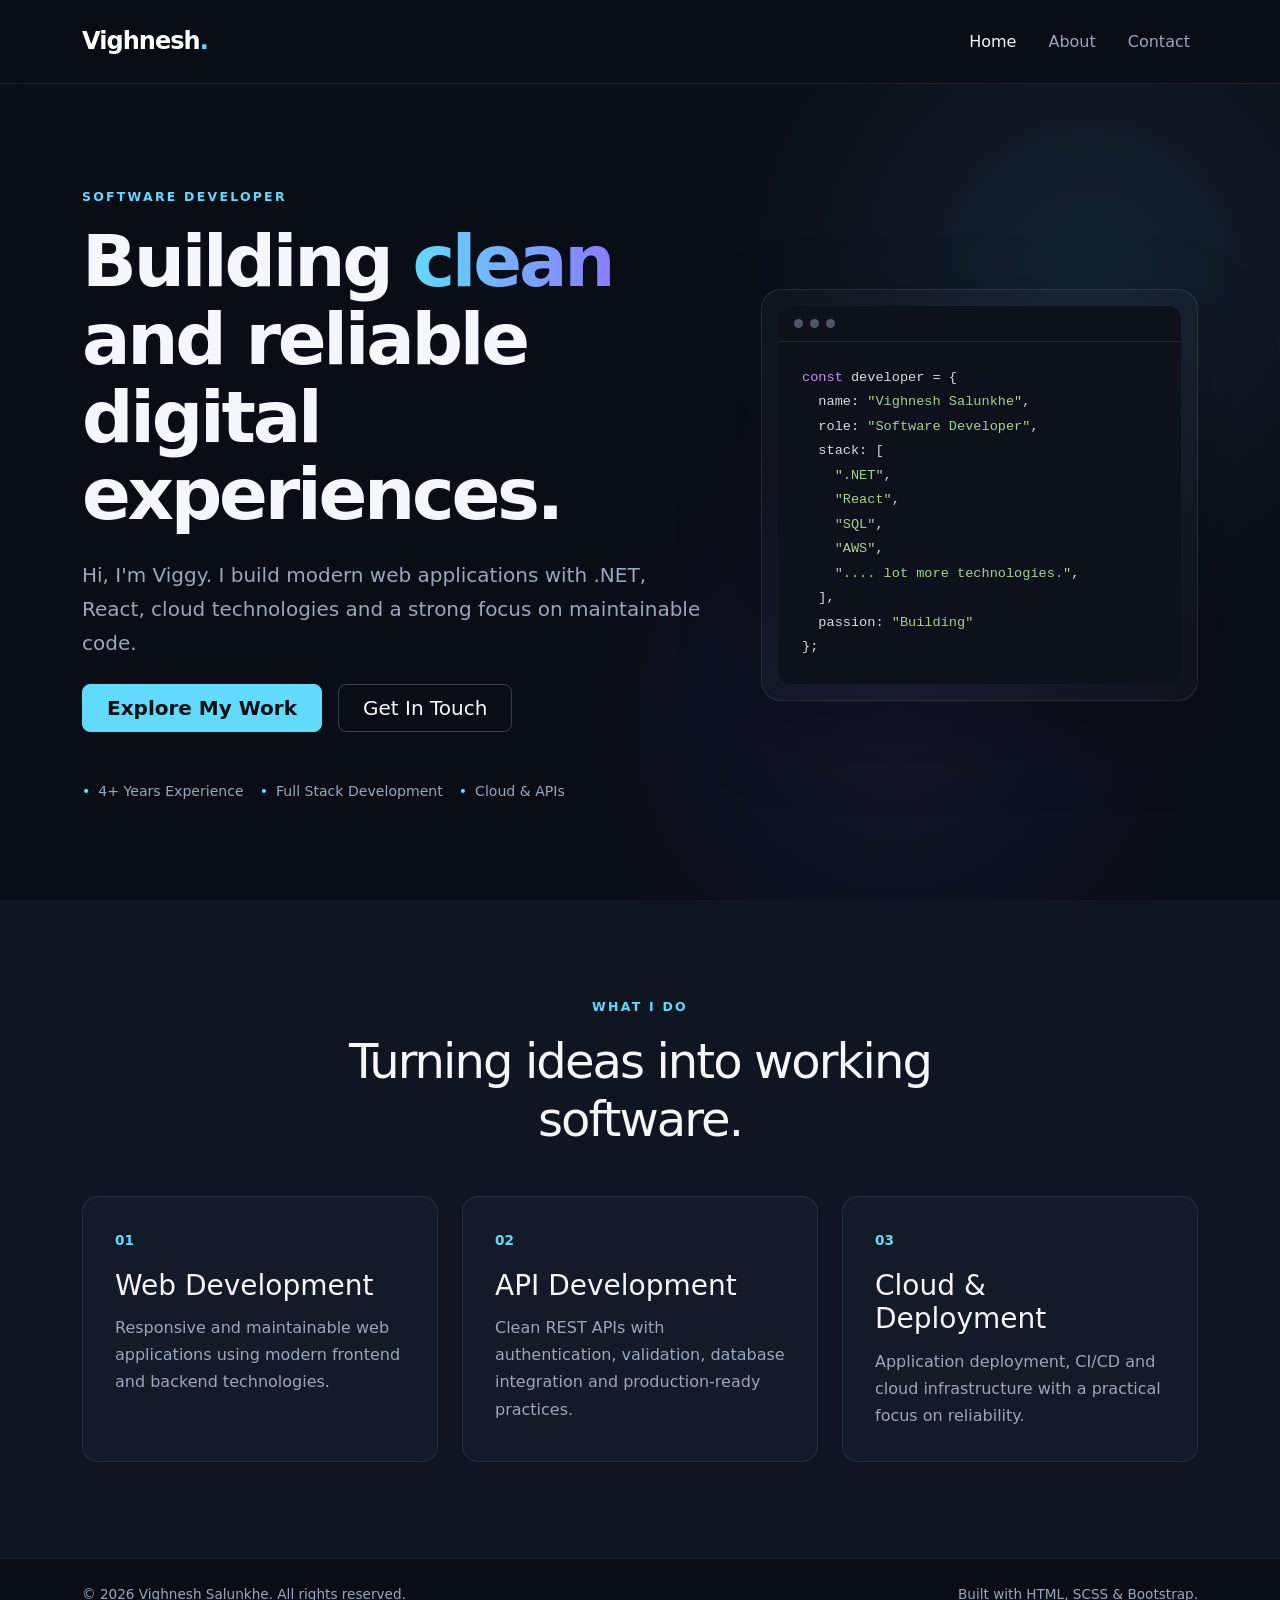
<file: index.html>
<!DOCTYPE html>
<html lang="en">
<head>
  <meta charset="UTF-8">
  <meta name="viewport" content="width=device-width, initial-scale=1.0">
  <meta name="description" content="Vighnesh Salunkhe - Software Developer Portfolio">
  <title>Vighnesh Salunkhe | Software Developer</title>
  <link href="https://cdn.jsdelivr.net/npm/bootstrap@5.3.3/dist/css/bootstrap.min.css" rel="stylesheet">
  <link rel="stylesheet" href="css/style.css">
</head>
<body>
<nav class="navbar navbar-expand-lg navbar-dark fixed-top">
  <div class="container">
    <a class="navbar-brand fw-bold" href="index.html">Vighnesh<span>.</span></a>
    <button class="navbar-toggler" type="button" data-bs-toggle="collapse" data-bs-target="#mainNav">
      <span class="navbar-toggler-icon"></span>
    </button>
    <div class="collapse navbar-collapse" id="mainNav">
      <ul class="navbar-nav ms-auto align-items-lg-center gap-lg-3">
        <li class="nav-item"><a class="nav-link active" href="index.html">Home</a></li>
        <li class="nav-item"><a class="nav-link" href="about.html">About</a></li>
        <li class="nav-item"><a class="nav-link" href="contact.html">Contact</a></li>
      </ul>
    </div>
  </div>
</nav>

<main>
<section class="hero min-vh-100 d-flex align-items-center">
  <div class="container">
    <div class="row align-items-center g-5">
      <div class="col-lg-7">
        <p class="eyebrow mb-3">SOFTWARE DEVELOPER</p>
        <h1 class="display-2 fw-bold mb-4">Building <span>clean</span> and reliable digital experiences.</h1>
        <p class="lead text-secondary mb-4">
          Hi, I'm Viggy. I build modern web applications with .NET, React,
          cloud technologies and a strong focus on maintainable code.
        </p>
        <div class="d-flex flex-wrap gap-3">
          <a href="about.html" class="btn btn-primary btn-lg px-4">Explore My Work</a>
          <a href="contact.html" class="btn btn-outline-light btn-lg px-4">Get In Touch</a>
        </div>
        <div class="hero-meta mt-5">
          <span>4+ Years Experience</span>
          <span>Full Stack Development</span>
          <span>Cloud & APIs</span>
        </div>
      </div>
      <div class="col-lg-5">
        <div class="hero-card">
          <div class="code-window">
            <div class="window-bar"><i></i><i></i><i></i></div>
            <pre><code><span class="code-purple">const</span> developer = {
  name: <span class="code-green">"Vighnesh Salunkhe"</span>,
  role: <span class="code-green">"Software Developer"</span>,
  stack: [
    <span class="code-green">".NET"</span>,
    <span class="code-green">"React"</span>,
    <span class="code-green">"SQL"</span>,
    <span class="code-green">"AWS"</span>,
    <span class="code-green">".... lot more technologies."</span>,
  ],
  passion: <span class="code-green">"Building"</span>
};</code></pre>
          </div>
        </div>
      </div>
    </div>
  </div>
</section>

<section class="section-padding bg-dark-soft">
  <div class="container">
    <div class="section-heading text-center mx-auto">
      <p class="eyebrow">WHAT I DO</p>
      <h2>Turning ideas into working software.</h2>
    </div>
    <div class="row g-4 mt-4">
      <div class="col-md-4">
        <div class="feature-card h-100">
          <div class="feature-icon">01</div>
          <h3>Web Development</h3>
          <p>Responsive and maintainable web applications using modern frontend and backend technologies.</p>
        </div>
      </div>
      <div class="col-md-4">
        <div class="feature-card h-100">
          <div class="feature-icon">02</div>
          <h3>API Development</h3>
          <p>Clean REST APIs with authentication, validation, database integration and production-ready practices.</p>
        </div>
      </div>
      <div class="col-md-4">
        <div class="feature-card h-100">
          <div class="feature-icon">03</div>
          <h3>Cloud & Deployment</h3>
          <p>Application deployment, CI/CD and cloud infrastructure with a practical focus on reliability.</p>
        </div>
      </div>
    </div>
  </div>
</section>
</main>

<footer class="site-footer">
  <div class="container d-flex flex-column flex-md-row justify-content-between gap-2">
    <span>© 2026 Vighnesh Salunkhe. All rights reserved.</span>
    <span>Built with HTML, SCSS & Bootstrap.</span>
  </div>
</footer>

<script src="https://cdn.jsdelivr.net/npm/bootstrap@5.3.3/dist/js/bootstrap.bundle.min.js"></script>
</body>
</html>
</file>
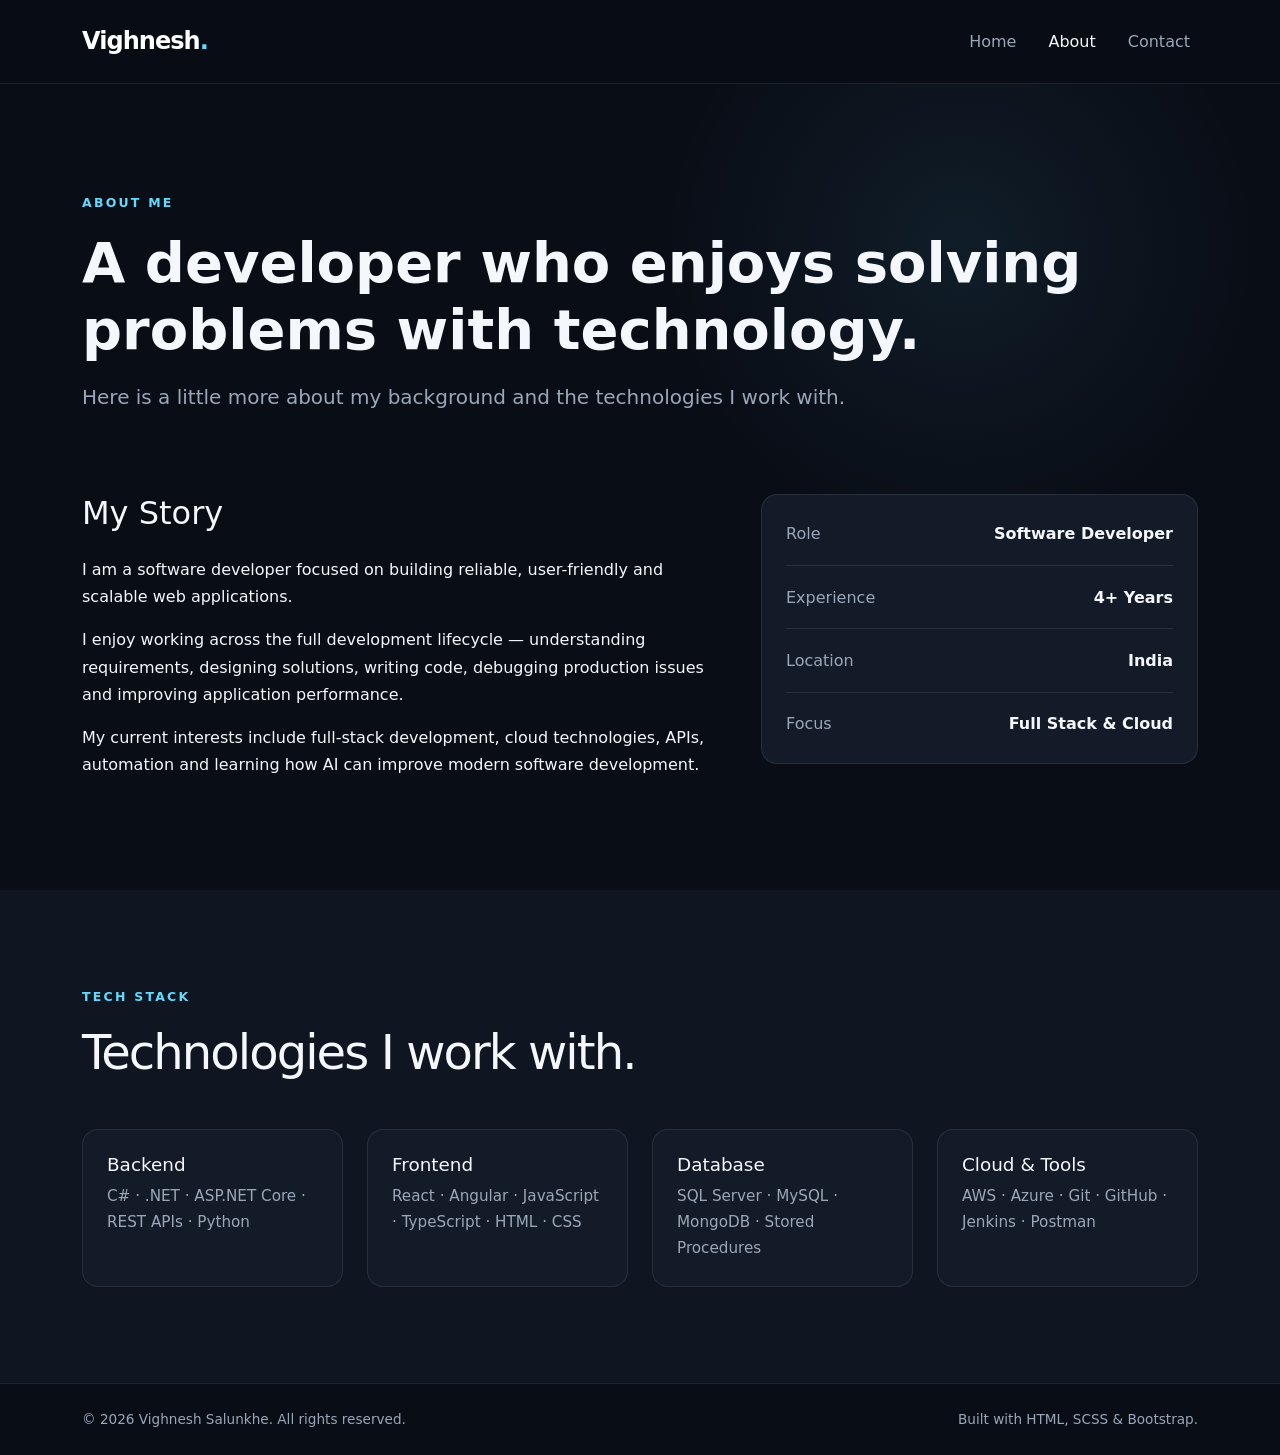
<file: about.html>
<!DOCTYPE html>
<html lang="en">
<head>
  <meta charset="UTF-8">
  <meta name="viewport" content="width=device-width, initial-scale=1.0">
  <meta name="description" content="About Vighnesh Salunkhe - Software Developer">
  <title>About | Vighnesh Salunkhe</title>
  <link href="https://cdn.jsdelivr.net/npm/bootstrap@5.3.3/dist/css/bootstrap.min.css" rel="stylesheet">
  <link rel="stylesheet" href="css/style.css">
</head>
<body>
<nav class="navbar navbar-expand-lg navbar-dark fixed-top">
  <div class="container">
    <a class="navbar-brand fw-bold" href="index.html">Vighnesh<span>.</span></a>
    <button class="navbar-toggler" type="button" data-bs-toggle="collapse" data-bs-target="#mainNav">
      <span class="navbar-toggler-icon"></span>
    </button>
    <div class="collapse navbar-collapse" id="mainNav">
      <ul class="navbar-nav ms-auto align-items-lg-center gap-lg-3">
        <li class="nav-item"><a class="nav-link" href="index.html">Home</a></li>
        <li class="nav-item"><a class="nav-link active" href="about.html">About</a></li>
        <li class="nav-item"><a class="nav-link" href="contact.html">Contact</a></li>
      </ul>
    </div>
  </div>
</nav>

<main class="page-main">
<section class="page-hero">
  <div class="container">
    <p class="eyebrow">ABOUT ME</p>
    <h1 class="display-4 fw-bold">A developer who enjoys solving problems with technology.</h1>
    <p class="lead text-secondary mt-3">Here is a little more about my background and the technologies I work with.</p>
  </div>
</section>

<section class="section-padding pt-0">
  <div class="container">
    <div class="row g-5">
      <div class="col-lg-7">
        <h2 class="mb-4">My Story</h2>
        <p>I am a software developer focused on building reliable, user-friendly and scalable web applications.</p>
        <p>I enjoy working across the full development lifecycle — understanding requirements, designing solutions, writing code, debugging production issues and improving application performance.</p>
        <p>My current interests include full-stack development, cloud technologies, APIs, automation and learning how AI can improve modern software development.</p>
      </div>
      <div class="col-lg-5">
        <div class="info-card">
          <div class="info-row"><span>Role</span><strong>Software Developer</strong></div>
          <div class="info-row"><span>Experience</span><strong>4+ Years</strong></div>
          <div class="info-row"><span>Location</span><strong>India</strong></div>
          <div class="info-row"><span>Focus</span><strong>Full Stack & Cloud</strong></div>
        </div>
      </div>
    </div>
  </div>
</section>

<section class="section-padding bg-dark-soft">
  <div class="container">
    <div class="section-heading mb-5">
      <p class="eyebrow">TECH STACK</p>
      <h2>Technologies I work with.</h2>
    </div>
    <div class="row g-4">
      <div class="col-md-6 col-lg-3"><div class="stack-card"><h3>Backend</h3><p>C# · .NET · ASP.NET Core · REST APIs · Python</p></div></div>
      <div class="col-md-6 col-lg-3"><div class="stack-card"><h3>Frontend</h3><p>React · Angular · JavaScript · TypeScript · HTML · CSS</p></div></div>
      <div class="col-md-6 col-lg-3"><div class="stack-card"><h3>Database</h3><p>SQL Server · MySQL · MongoDB · Stored Procedures</p></div></div>
      <div class="col-md-6 col-lg-3"><div class="stack-card"><h3>Cloud & Tools</h3><p>AWS · Azure · Git · GitHub · Jenkins · Postman</p></div></div>
    </div>
  </div>
</section>
</main>

<footer class="site-footer">
  <div class="container d-flex flex-column flex-md-row justify-content-between gap-2">
    <span>© 2026 Vighnesh Salunkhe. All rights reserved.</span>
    <span>Built with HTML, SCSS & Bootstrap.</span>
  </div>
</footer>
<script src="https://cdn.jsdelivr.net/npm/bootstrap@5.3.3/dist/js/bootstrap.bundle.min.js"></script>
</body>
</html>
</file>
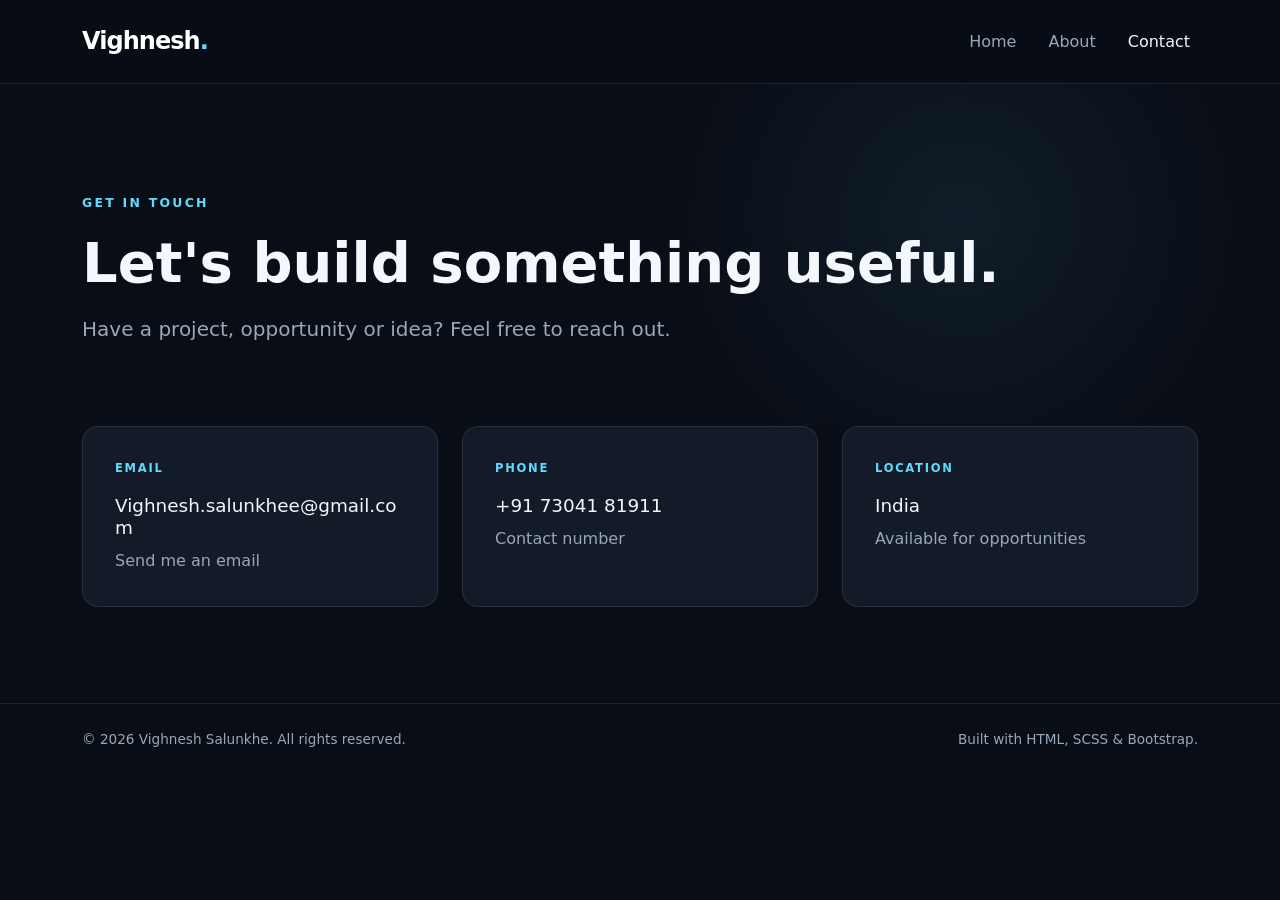
<file: contact.html>
<!DOCTYPE html>
<html lang="en">
<head>
  <meta charset="UTF-8">
  <meta name="viewport" content="width=device-width, initial-scale=1.0">
  <meta name="description" content="Contact Vighnesh Salunkhe">
  <title>Contact | Vighnesh Salunkhe</title>
  <link href="https://cdn.jsdelivr.net/npm/bootstrap@5.3.3/dist/css/bootstrap.min.css" rel="stylesheet">
  <link rel="stylesheet" href="css/style.css">
</head>
<body>
<nav class="navbar navbar-expand-lg navbar-dark fixed-top">
  <div class="container">
    <a class="navbar-brand fw-bold" href="index.html">Vighnesh<span>.</span></a>
    <button class="navbar-toggler" type="button" data-bs-toggle="collapse" data-bs-target="#mainNav">
      <span class="navbar-toggler-icon"></span>
    </button>
    <div class="collapse navbar-collapse" id="mainNav">
      <ul class="navbar-nav ms-auto align-items-lg-center gap-lg-3">
        <li class="nav-item"><a class="nav-link" href="index.html">Home</a></li>
        <li class="nav-item"><a class="nav-link" href="about.html">About</a></li>
        <li class="nav-item"><a class="nav-link active" href="contact.html">Contact</a></li>
      </ul>
    </div>
  </div>
</nav>

<main class="page-main">
<section class="page-hero">
  <div class="container">
    <p class="eyebrow">GET IN TOUCH</p>
    <h1 class="display-4 fw-bold">Let's build something useful.</h1>
    <p class="lead text-secondary mt-3">Have a project, opportunity or idea? Feel free to reach out.</p>
  </div>
</section>

<section class="section-padding pt-0">
  <div class="container">
    <div class="row g-4 justify-content-center">
      <div class="col-md-6 col-lg-4">
        <a class="contact-card d-block h-100" href="mailto:hello@example.com">
          <span class="contact-label">EMAIL</span>
          <h3>Vighnesh.salunkhee@gmail.com</h3>
          <p>Send me an email</p>
        </a>
      </div>
      <div class="col-md-6 col-lg-4">
        <div class="contact-card h-100">
          <span class="contact-label">PHONE</span>
          <h3>+91 73041 81911</h3>
          <p>Contact number</p>
        </div>
      </div>
      <div class="col-md-6 col-lg-4">
        <div class="contact-card h-100">
          <span class="contact-label">LOCATION</span>
          <h3>India</h3>
          <p>Available for opportunities</p>
        </div>
      </div>
    </div>

    <!-- <div class="contact-note text-center mt-5">
      <p class="mb-0">For now, the contact details above are placeholders and can be replaced with your real information.</p>
    </div> -->
  </div>
</section>
</main>

<footer class="site-footer">
  <div class="container d-flex flex-column flex-md-row justify-content-between gap-2">
    <span>© 2026 Vighnesh Salunkhe. All rights reserved.</span>
    <span>Built with HTML, SCSS & Bootstrap.</span>
  </div>
</footer>
<script src="https://cdn.jsdelivr.net/npm/bootstrap@5.3.3/dist/js/bootstrap.bundle.min.js"></script>
</body>
</html>
</file>
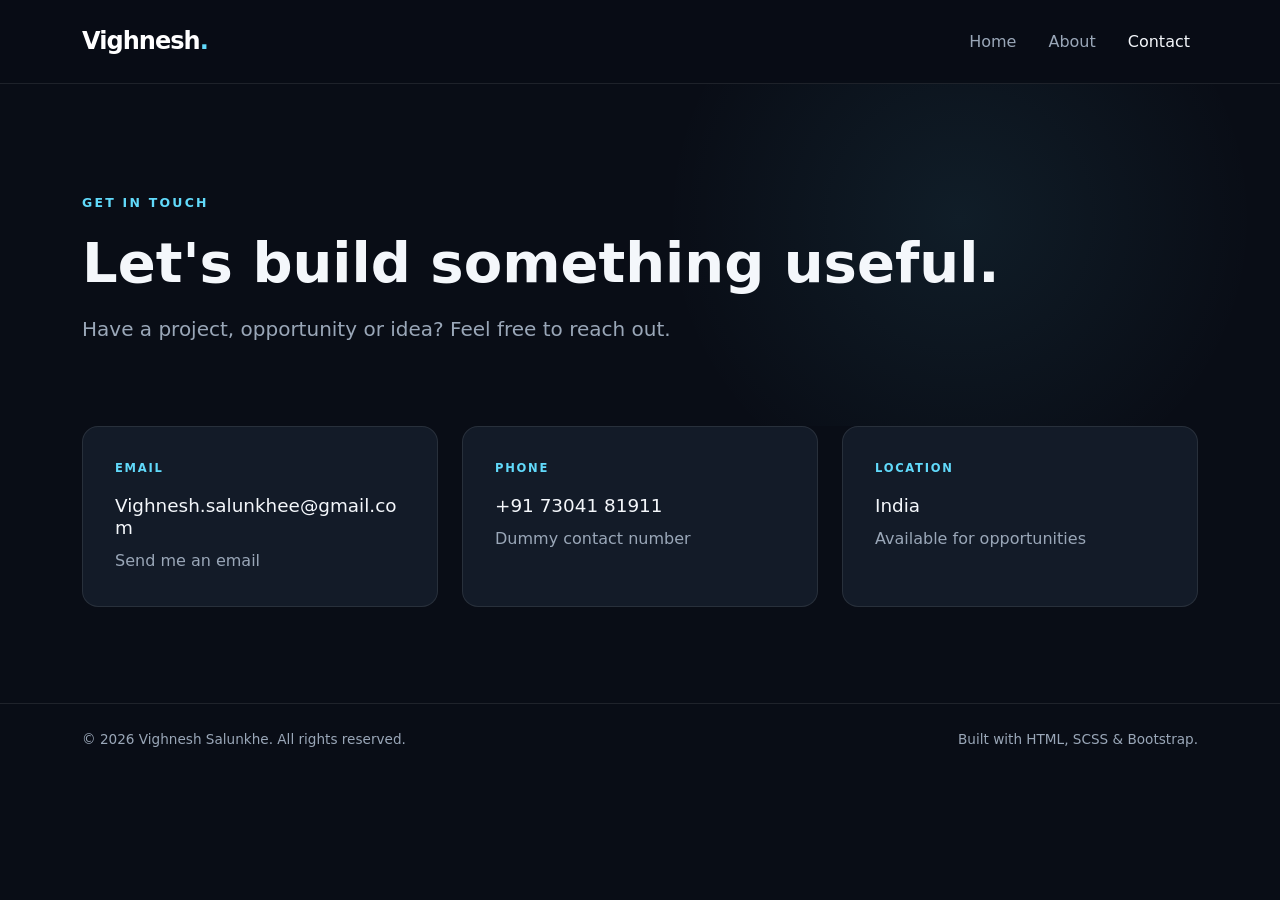
<file: root/contact.html>
<!DOCTYPE html>
<html lang="en">
<head>
  <meta charset="UTF-8">
  <meta name="viewport" content="width=device-width, initial-scale=1.0">
  <meta name="description" content="Contact Vighnesh Salunkhe">
  <title>Contact | Vighnesh Salunkhe</title>
  <link href="https://cdn.jsdelivr.net/npm/bootstrap@5.3.3/dist/css/bootstrap.min.css" rel="stylesheet">
  <link rel="stylesheet" href="css/style.css">
</head>
<body>
<nav class="navbar navbar-expand-lg navbar-dark fixed-top">
  <div class="container">
    <a class="navbar-brand fw-bold" href="index.html">Vighnesh<span>.</span></a>
    <button class="navbar-toggler" type="button" data-bs-toggle="collapse" data-bs-target="#mainNav">
      <span class="navbar-toggler-icon"></span>
    </button>
    <div class="collapse navbar-collapse" id="mainNav">
      <ul class="navbar-nav ms-auto align-items-lg-center gap-lg-3">
        <li class="nav-item"><a class="nav-link" href="index.html">Home</a></li>
        <li class="nav-item"><a class="nav-link" href="about.html">About</a></li>
        <li class="nav-item"><a class="nav-link active" href="contact.html">Contact</a></li>
      </ul>
    </div>
  </div>
</nav>

<main class="page-main">
<section class="page-hero">
  <div class="container">
    <p class="eyebrow">GET IN TOUCH</p>
    <h1 class="display-4 fw-bold">Let's build something useful.</h1>
    <p class="lead text-secondary mt-3">Have a project, opportunity or idea? Feel free to reach out.</p>
  </div>
</section>

<section class="section-padding pt-0">
  <div class="container">
    <div class="row g-4 justify-content-center">
      <div class="col-md-6 col-lg-4">
        <a class="contact-card d-block h-100" href="mailto:hello@example.com">
          <span class="contact-label">EMAIL</span>
          <h3>Vighnesh.salunkhee@gmail.com</h3>
          <p>Send me an email</p>
        </a>
      </div>
      <div class="col-md-6 col-lg-4">
        <div class="contact-card h-100">
          <span class="contact-label">PHONE</span>
          <h3>+91 73041 81911</h3>
          <p>Dummy contact number</p>
        </div>
      </div>
      <div class="col-md-6 col-lg-4">
        <div class="contact-card h-100">
          <span class="contact-label">LOCATION</span>
          <h3>India</h3>
          <p>Available for opportunities</p>
        </div>
      </div>
    </div>

    <!-- <div class="contact-note text-center mt-5">
      <p class="mb-0">For now, the contact details above are placeholders and can be replaced with your real information.</p>
    </div> -->
  </div>
</section>
</main>

<footer class="site-footer">
  <div class="container d-flex flex-column flex-md-row justify-content-between gap-2">
    <span>© 2026 Vighnesh Salunkhe. All rights reserved.</span>
    <span>Built with HTML, SCSS & Bootstrap.</span>
  </div>
</footer>
<script src="https://cdn.jsdelivr.net/npm/bootstrap@5.3.3/dist/js/bootstrap.bundle.min.js"></script>
</body>
</html>
</file>
<file: css/style.css>
*{box-sizing:border-box}html{scroll-behavior:smooth}body{background:#090d16;color:#f4f7fb;font-family:Inter,system-ui,-apple-system,BlinkMacSystemFont,"Segoe UI",sans-serif;line-height:1.7}a{text-decoration:none}.navbar{background:rgba(9,13,22,.88);backdrop-filter:blur(14px);border-bottom:1px solid rgba(255,255,255,.09);padding:1rem 0}.navbar .navbar-brand{font-size:1.5rem;letter-spacing:-.04em}.navbar .navbar-brand span{color:#61dafb}.navbar .nav-link{color:#9aa7b8;transition:.2s ease}.navbar .nav-link:hover,.navbar .nav-link.active{color:#f4f7fb}.hero{padding-top:90px;background:radial-gradient(circle at 85% 30%,rgba(97,218,251,.1),transparent 30%),radial-gradient(circle at 70% 80%,rgba(139,124,255,.08),transparent 30%)}.eyebrow{color:#61dafb;font-size:.78rem;font-weight:700;letter-spacing:.18em}.hero h1{line-height:1.08;letter-spacing:-.045em}.hero h1 span{background:linear-gradient(90deg,#61dafb,#8b7cff);-webkit-background-clip:text;background-clip:text;color:transparent}.text-secondary{color:#9aa7b8!important}.btn-primary{background:#61dafb;border-color:#61dafb;color:#061017;font-weight:700}.btn-primary:hover{background:#82e1fc;border-color:#82e1fc;color:#061017}.btn-outline-light{border-color:rgba(255,255,255,.2)}.btn-outline-light:hover{color:#091018}.hero-meta{display:flex;flex-wrap:wrap;gap:1rem;color:#9aa7b8;font-size:.88rem}.hero-meta span:before{content:"•";color:#61dafb;margin-right:.5rem}.hero-card{padding:1rem;border:1px solid rgba(255,255,255,.09);border-radius:1.25rem;background:rgba(255,255,255,.025);box-shadow:0 30px 80px rgba(0,0,0,.25)}.code-window{overflow:hidden;border-radius:.8rem;background:#0c111b}.window-bar{display:flex;gap:.45rem;padding:.8rem 1rem;border-bottom:1px solid rgba(255,255,255,.09)}.window-bar i{width:9px;height:9px;border-radius:50%;background:#4c5667}.code-window pre{margin:0;padding:1.5rem;overflow-x:auto;color:#d5dce7;font-size:.85rem;line-height:1.8}.code-purple{color:#c792ea}.code-green{color:#a8d08d}.section-padding{padding:6rem 0}.bg-dark-soft{background:#101621}.section-heading{max-width:700px}.section-heading h2{font-size:clamp(2rem,4vw,3rem);letter-spacing:-.04em}.feature-card,.stack-card,.info-card,.contact-card{background:#131b28;border:1px solid rgba(255,255,255,.09);border-radius:1rem;transition:transform .25s ease,border-color .25s ease}.feature-card:hover,.stack-card:hover,.info-card:hover,.contact-card:hover{transform:translateY(-5px);border-color:rgba(97,218,251,.25)}.feature-card{padding:2rem}.feature-card h3{margin:1rem 0 .75rem}.feature-card p{color:#9aa7b8;margin:0}.feature-icon{color:#61dafb;font-weight:800;font-size:.85rem}.page-main{padding-top:80px}.page-hero{padding:7rem 0 4rem;background:radial-gradient(circle at 75% 40%,rgba(97,218,251,.08),transparent 30%)}.info-card{padding:.5rem 1.5rem}.info-row{display:flex;justify-content:space-between;gap:1rem;padding:1.1rem 0;border-bottom:1px solid rgba(255,255,255,.09)}.info-row:last-child{border-bottom:0}.info-row span{color:#9aa7b8}.stack-card{padding:1.5rem;height:100%}.stack-card h3{font-size:1.15rem}.stack-card p{color:#9aa7b8;margin:0;font-size:.95rem}.contact-card{padding:2rem;color:#f4f7fb}.contact-card .contact-label{display:block;color:#61dafb;font-size:.72rem;letter-spacing:.15em;font-weight:700;margin-bottom:1rem}.contact-card h3{font-size:1.15rem;word-break:break-word}.contact-card p{color:#9aa7b8;margin:.4rem 0 0}.contact-note{color:#9aa7b8;border-top:1px solid rgba(255,255,255,.09);padding-top:2rem}.site-footer{padding:1.5rem 0;color:#9aa7b8;font-size:.85rem;border-top:1px solid rgba(255,255,255,.09)}@media (max-width:991px){.hero{padding-top:120px}}@media (max-width:575px){.hero h1{font-size:2.7rem}.section-padding{padding:4rem 0}.hero-meta{flex-direction:column;gap:.4rem}}
</file>
<file: root/css/style.css>
*{box-sizing:border-box}html{scroll-behavior:smooth}body{background:#090d16;color:#f4f7fb;font-family:Inter,system-ui,-apple-system,BlinkMacSystemFont,"Segoe UI",sans-serif;line-height:1.7}a{text-decoration:none}.navbar{background:rgba(9,13,22,.88);backdrop-filter:blur(14px);border-bottom:1px solid rgba(255,255,255,.09);padding:1rem 0}.navbar .navbar-brand{font-size:1.5rem;letter-spacing:-.04em}.navbar .navbar-brand span{color:#61dafb}.navbar .nav-link{color:#9aa7b8;transition:.2s ease}.navbar .nav-link:hover,.navbar .nav-link.active{color:#f4f7fb}.hero{padding-top:90px;background:radial-gradient(circle at 85% 30%,rgba(97,218,251,.1),transparent 30%),radial-gradient(circle at 70% 80%,rgba(139,124,255,.08),transparent 30%)}.eyebrow{color:#61dafb;font-size:.78rem;font-weight:700;letter-spacing:.18em}.hero h1{line-height:1.08;letter-spacing:-.045em}.hero h1 span{background:linear-gradient(90deg,#61dafb,#8b7cff);-webkit-background-clip:text;background-clip:text;color:transparent}.text-secondary{color:#9aa7b8!important}.btn-primary{background:#61dafb;border-color:#61dafb;color:#061017;font-weight:700}.btn-primary:hover{background:#82e1fc;border-color:#82e1fc;color:#061017}.btn-outline-light{border-color:rgba(255,255,255,.2)}.btn-outline-light:hover{color:#091018}.hero-meta{display:flex;flex-wrap:wrap;gap:1rem;color:#9aa7b8;font-size:.88rem}.hero-meta span:before{content:"•";color:#61dafb;margin-right:.5rem}.hero-card{padding:1rem;border:1px solid rgba(255,255,255,.09);border-radius:1.25rem;background:rgba(255,255,255,.025);box-shadow:0 30px 80px rgba(0,0,0,.25)}.code-window{overflow:hidden;border-radius:.8rem;background:#0c111b}.window-bar{display:flex;gap:.45rem;padding:.8rem 1rem;border-bottom:1px solid rgba(255,255,255,.09)}.window-bar i{width:9px;height:9px;border-radius:50%;background:#4c5667}.code-window pre{margin:0;padding:1.5rem;overflow-x:auto;color:#d5dce7;font-size:.85rem;line-height:1.8}.code-purple{color:#c792ea}.code-green{color:#a8d08d}.section-padding{padding:6rem 0}.bg-dark-soft{background:#101621}.section-heading{max-width:700px}.section-heading h2{font-size:clamp(2rem,4vw,3rem);letter-spacing:-.04em}.feature-card,.stack-card,.info-card,.contact-card{background:#131b28;border:1px solid rgba(255,255,255,.09);border-radius:1rem;transition:transform .25s ease,border-color .25s ease}.feature-card:hover,.stack-card:hover,.info-card:hover,.contact-card:hover{transform:translateY(-5px);border-color:rgba(97,218,251,.25)}.feature-card{padding:2rem}.feature-card h3{margin:1rem 0 .75rem}.feature-card p{color:#9aa7b8;margin:0}.feature-icon{color:#61dafb;font-weight:800;font-size:.85rem}.page-main{padding-top:80px}.page-hero{padding:7rem 0 4rem;background:radial-gradient(circle at 75% 40%,rgba(97,218,251,.08),transparent 30%)}.info-card{padding:.5rem 1.5rem}.info-row{display:flex;justify-content:space-between;gap:1rem;padding:1.1rem 0;border-bottom:1px solid rgba(255,255,255,.09)}.info-row:last-child{border-bottom:0}.info-row span{color:#9aa7b8}.stack-card{padding:1.5rem;height:100%}.stack-card h3{font-size:1.15rem}.stack-card p{color:#9aa7b8;margin:0;font-size:.95rem}.contact-card{padding:2rem;color:#f4f7fb}.contact-card .contact-label{display:block;color:#61dafb;font-size:.72rem;letter-spacing:.15em;font-weight:700;margin-bottom:1rem}.contact-card h3{font-size:1.15rem;word-break:break-word}.contact-card p{color:#9aa7b8;margin:.4rem 0 0}.contact-note{color:#9aa7b8;border-top:1px solid rgba(255,255,255,.09);padding-top:2rem}.site-footer{padding:1.5rem 0;color:#9aa7b8;font-size:.85rem;border-top:1px solid rgba(255,255,255,.09)}@media (max-width:991px){.hero{padding-top:120px}}@media (max-width:575px){.hero h1{font-size:2.7rem}.section-padding{padding:4rem 0}.hero-meta{flex-direction:column;gap:.4rem}}
</file>
